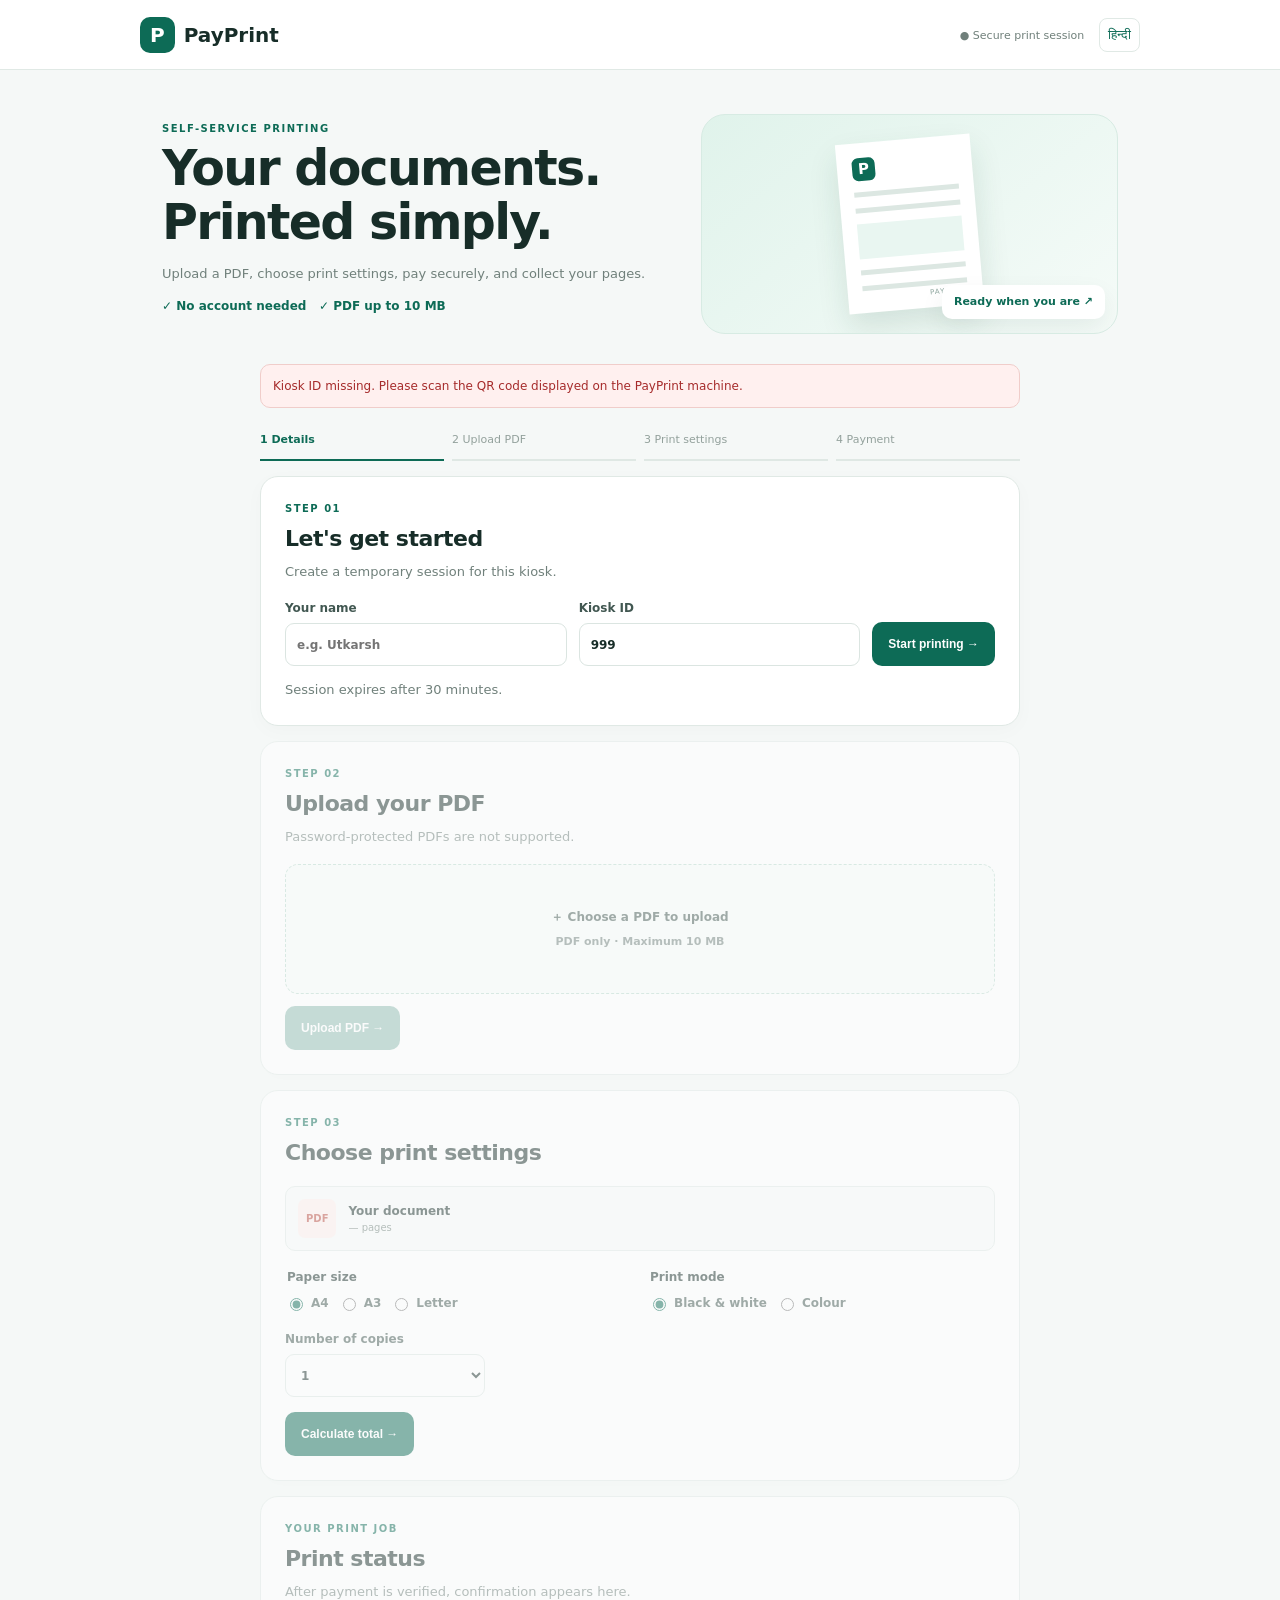
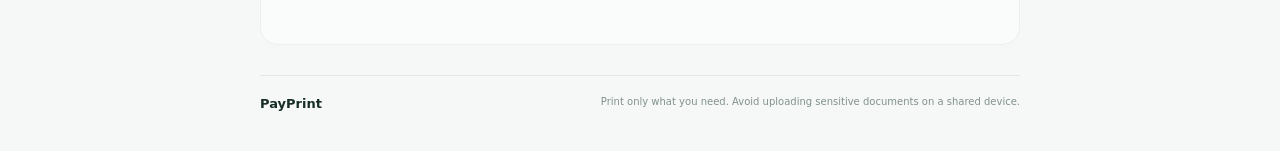
<file: frontend/PayPrint_Customer_Frontend/index.html>
<!doctype html>
<html lang="en"><head><meta charset="utf-8"><meta name="viewport" content="width=device-width,initial-scale=1">
<title>PayPrint | Customer Printing</title><link rel="stylesheet" href="css/style.css">
<script src="https://checkout.razorpay.com/v1/checkout.js"></script></head>
<body>
<header><a class="brand" href="#"><b>P</b> PayPrint</a><div><span class="secure">● Secure print session</span> <button id="lang">हिन्दी</button></div></header>
<main>
<section class="hero"><div><p class="eyebrow">SELF-SERVICE PRINTING</p><h1>Your documents.<br>Printed simply.</h1><p class="muted">Upload a PDF, choose print settings, pay securely, and collect your pages.</p><p class="trust">✓ No account needed &nbsp; ✓ PDF up to 10 MB</p></div><div class="art"><div class="sheet"><b>P</b><hr><hr><div></div><hr><hr><small>PAYPRINT</small></div><span class="chip">Ready when you are ↗</span></div></section>
<div id="notice" class="notice hidden" role="status"></div>
<div class="steps"><span data-step="1" class="active">1 Details</span><span data-step="2">2 Upload PDF</span><span data-step="3">3 Print settings</span><span data-step="4">4 Payment</span></div>
<section id="details" class="card"><p class="eyebrow">STEP 01</p><h2>Let's get started</h2><p class="muted">Create a temporary session for this kiosk.</p>
<form id="sessionForm" class="grid"><label>Your name<input id="name" maxlength="100" required placeholder="e.g. Utkarsh"></label><label>Kiosk ID<input id="kiosk" maxlength="100" value="999" required></label><button class="primary">Start printing →</button></form><small class="muted">Session expires after 30 minutes.</small></section>
<section id="upload" class="card locked"><p class="eyebrow">STEP 02</p><h2>Upload your PDF</h2><p class="muted">Password-protected PDFs are not supported.</p>
<form id="uploadForm"><label class="drop"><strong id="fileName">＋ Choose a PDF to upload</strong><span id="fileInfo">PDF only · Maximum 10 MB</span><input id="file" type="file" accept=".pdf,application/pdf" required></label><button id="uploadBtn" class="primary" disabled>Upload PDF →</button></form><p id="uploadResult" class="success hidden"></p></section>
<section id="settings" class="card locked"><p class="eyebrow">STEP 03</p><h2>Choose print settings</h2><div class="doc"><b>PDF</b><div><strong id="docName">Your document</strong><small id="pages">— pages</small></div></div>
<form id="jobForm"><div class="options"><fieldset><legend>Paper size</legend><label><input type="radio" name="paper_size" value="A4" checked>A4</label><label><input type="radio" name="paper_size" value="A3">A3</label><label><input type="radio" name="paper_size" value="LETTER">Letter</label></fieldset><fieldset><legend>Print mode</legend><label><input type="radio" name="print_mode" value="bw" checked>Black & white</label><label><input type="radio" name="print_mode" value="color">Colour</label></fieldset></div>
<label class="copies">Number of copies<select id="copies"><option>1</option><option>2</option><option>3</option><option>4</option><option>5</option><option>6</option><option>7</option><option>8</option><option>9</option><option>10</option></select></label><button id="jobBtn" class="primary">Calculate total →</button></form>
<div id="bill" class="bill hidden"><p>Pages to print <b id="billPages">—</b></p><p>Total amount <strong id="amount">₹—</strong></p><button id="pay" class="primary">Continue to payment →</button><small>Final price and stock are checked by the server.</small></div></section>
<section id="status" class="card locked"><p class="eyebrow">YOUR PRINT JOB</p><h2 id="statusTitle">Print status</h2><div id="statusContent" class="muted">After payment is verified, confirmation appears here.</div></section>
<footer><b>PayPrint</b><span>Print only what you need. Avoid uploading sensitive documents on a shared device.</span></footer>
</main><script src="js/app.js"></script></body></html>
</file>
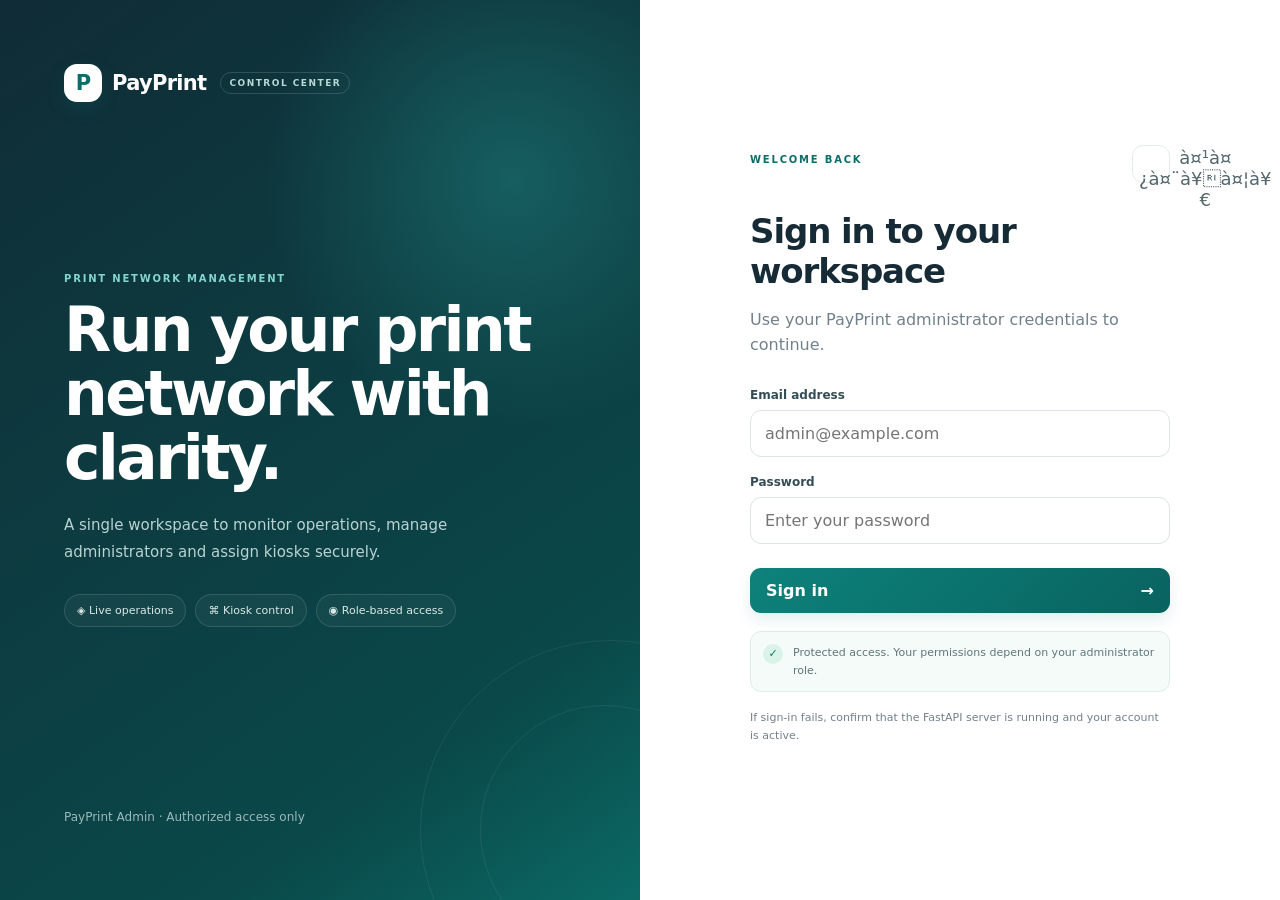
<file: frontend/PayPrint_Admin_Panel/dashboard.html>
<!doctype html>
<html lang="en">
<head>
  <meta charset="utf-8">
  <meta name="viewport" content="width=device-width,initial-scale=1">
  <meta name="theme-color" content="#0b6e69">
  <title>PayPrint | Admin Workspace</title>
  <link rel="stylesheet" href="admin.css">
</head>
<body class="dashboard-page">
  <div class="mobile-scrim" id="mobileScrim"></div>
  <aside class="sidebar" id="sidebar">
    <a class="brand" href="dashboard.html"><span class="brand-mark">P</span><span>PayPrint</span></a>
    <div class="workspace-label" data-i18n="workspace">WORKSPACE</div>
    <nav class="nav-list" aria-label="Main navigation">
      <button class="nav-link active" data-view="overview"><span class="nav-icon">◫</span><span data-i18n="overview">Overview</span></button>
      <button class="nav-link super-only" data-view="admins"><span class="nav-icon">♙</span><span data-i18n="admins">Admins</span><span class="nav-count" id="adminNavCount">—</span></button>
      <button class="nav-link super-only" data-view="kiosks"><span class="nav-icon">▣</span><span data-i18n="kiosks">Kiosks</span></button>
      <button class="nav-link super-only" data-view="assignments"><span class="nav-icon">⛓</span><span data-i18n="assignments">Assignments</span></button>
    </nav>
    <div class="sidebar-bottom">
      <div class="sidebar-help"><span class="help-mark">?</span><div><strong data-i18n="needHelp">Need help?</strong><small data-i18n="helpCaption">Use the voice assistant</small></div><button id="helpSpeak" class="mini-icon" title="Read help aloud">◖</button></div>
      <div class="admin-identity"><div class="avatar" id="avatar">PP</div><div class="identity-copy"><strong id="adminName">Administrator</strong><small id="adminEmail">Loading profile…</small><span class="role-chip" id="roleChip">ADMIN</span></div></div>
      <button id="logoutButton" class="logout-button"><span>↪</span><span data-i18n="signOut">Sign out</span></button>
    </div>
  </aside>

  <main class="main-content">
    <header class="topbar">
      <div class="topbar-title-wrap"><button class="mobile-menu icon-button" id="mobileMenu" aria-label="Open menu">☰</button><div><p class="eyebrow" data-i18n="controlCenter">PAYPRINT CONTROL CENTER</p><h1 id="pageTitle">Overview</h1><p id="pageSubtitle" class="muted">Your print network at a glance.</p></div></div>
      <div class="top-actions">
        <span class="connection-pill"><span class="status-dot"></span><span data-i18n="connected">Workspace</span></span>
        <button id="voiceButton" class="secondary-button" type="button"><span>◖</span><span data-i18n="voiceAssistant">Voice assistant</span></button>
        <button id="langButton" class="secondary-button" type="button">हिन्दी</button>
        <button id="refreshButton" class="secondary-button" type="button"><span>↻</span><span data-i18n="refresh">Refresh</span></button>
      </div>
    </header>

    <div id="toast" class="toast" role="status" aria-live="polite"></div>
    <div id="pageError" class="inline-alert error-message" role="alert"></div>
    <div id="loading" class="loading-card"><span class="spinner"></span><span data-i18n="loading">Loading your workspace…</span></div>

    <section id="view-overview" class="view-section" hidden>
      <div class="welcome-banner">
        <div><span class="welcome-kicker" data-i18n="welcome">WELCOME TO PAYPRINT</span><h2 id="welcomeTitle">Your operations, in one place.</h2><p id="welcomeText">Monitor your printing network and keep your kiosks organized.</p></div>
        <div class="banner-art" aria-hidden="true"><div class="banner-paper"><span></span><i></i><i></i><i></i><b>P</b></div><span class="banner-ring ring-a"></span><span class="banner-ring ring-b"></span></div>
      </div>
      <div class="section-heading"><div><h2 data-i18n="businessSummary">Business summary</h2><p class="muted" data-i18n="summaryCaption">Live information from your PayPrint backend.</p></div><span id="updatedAt" class="updated-label"></span></div>
      <div id="superMetrics" class="metrics-grid">
        <article class="metric-card"><div class="metric-label"><span data-i18n="totalJobs">Total print jobs</span><span class="metric-icon teal">▤</span></div><div id="totalJobs" class="metric-value">—</div><div id="jobsToday" class="metric-foot">—</div></article>
        <article class="metric-card"><div class="metric-label"><span data-i18n="paidRevenue">Paid revenue</span><span class="metric-icon violet">₹</span></div><div id="totalRevenue" class="metric-value">—</div><div id="revenueToday" class="metric-foot">—</div></article>
        <article class="metric-card"><div class="metric-label"><span data-i18n="paidPayments">Paid payments</span><span class="metric-icon green">✓</span></div><div id="paidPayments" class="metric-value">—</div><div class="metric-foot" data-i18n="confirmedRecords">Confirmed paid records</div></article>
        <article class="metric-card"><div class="metric-label"><span data-i18n="totalUsers">Total users</span><span class="metric-icon amber">♙</span></div><div id="totalUsers" class="metric-value">—</div><div class="metric-foot" data-i18n="registeredAccounts">Registered accounts</div></article>
      </div>
      <div id="regularWelcome" class="regular-welcome" hidden><div class="regular-icon">▣</div><div><h3 data-i18n="adminWorkspaceTitle">Administrator workspace</h3><p data-i18n="adminWorkspaceText">Your access is limited to kiosks assigned to your account. Super Admin controls are hidden.</p><p id="regularScopeNote" class="muted">Use your assigned kiosk's authorized operations.</p></div></div>
      <div id="superOperations">
        <div class="section-heading lower-heading"><div><h2 data-i18n="printOperations">Print operations</h2><p class="muted" data-i18n="operationsCaption">Current job statuses from the database.</p></div></div>
        <div class="metrics-grid operations-grid">
          <article class="metric-card compact"><div class="metric-label" data-i18n="pending">Pending</div><div id="pendingJobs" class="metric-value">—</div></article>
          <article class="metric-card compact"><div class="metric-label" data-i18n="queued">Queued</div><div id="queuedJobs" class="metric-value">—</div></article>
          <article class="metric-card compact"><div class="metric-label" data-i18n="printing">Printing</div><div id="printingJobs" class="metric-value">—</div></article>
          <article class="metric-card compact"><div class="metric-label" data-i18n="completed">Completed</div><div id="completedJobs" class="metric-value">—</div></article>
          <article class="metric-card compact"><div class="metric-label" data-i18n="failed">Failed</div><div id="failedJobs" class="metric-value">—</div></article>
        </div>
        <div class="lower-grid">
          <section class="panel"><div class="panel-heading"><div><h2 data-i18n="jobBreakdown">Job status breakdown</h2><p class="muted" data-i18n="breakdownCaption">Distribution by recorded status.</p></div></div><div id="statusBreakdown" class="status-breakdown"></div></section>
          <section class="panel"><div class="panel-heading"><div><h2 data-i18n="kioskNetwork">Kiosk network</h2><p class="muted" data-i18n="kioskNetworkCaption">Heartbeat-based online status.</p></div></div><div class="kiosk-numbers"><div><span data-i18n="totalKiosks">Total kiosks</span><strong id="totalKiosks">—</strong></div><div><span data-i18n="activeKiosks">Active kiosks</span><strong id="activeKiosks">—</strong></div><div><span data-i18n="onlineNow">Online now</span><strong id="onlineKiosks">—</strong></div></div><p class="small muted" data-i18n="heartbeatNote">Online status depends on kiosk heartbeat updates.</p></section>
        </div>
        <section class="panel recent-panel"><div class="panel-heading"><div><h2 data-i18n="recentJobs">Recent print jobs</h2><p class="muted" data-i18n="recentCaption">Latest jobs returned by the API.</p></div><span class="small muted">Latest 10</span></div><div class="table-wrap"><table><thead><tr><th data-i18n="jobId">Job ID</th><th data-i18n="created">Created</th><th data-i18n="kiosk">Kiosk</th><th data-i18n="pages">Pages</th><th data-i18n="amount">Amount</th><th data-i18n="payment">Payment</th><th data-i18n="status">Status</th></tr></thead><tbody id="recentJobs"><tr><td colspan="7">Loading…</td></tr></tbody></table></div></section>
      </div>
    </section>

    <section id="view-admins" class="view-section" hidden>
      <div class="page-toolbar"><div><h2 data-i18n="adminDirectory">Admin directory</h2><p class="muted" data-i18n="adminDirectoryCaption">Create regular admins and review their access.</p></div><button id="addAdminButton" class="primary-button compact-button"><span>＋</span><span data-i18n="addAdmin">Add admin</span></button></div>
      <div class="filter-row"><label class="search-field"><span>⌕</span><input id="adminSearch" type="search" placeholder="Search by name or email" data-i18n-placeholder="searchAdmins"></label><button id="reloadAdmins" class="secondary-button" data-i18n="reloadList">Reload list</button></div>
      <div class="panel table-panel"><div class="table-wrap"><table><thead><tr><th data-i18n="admin">Admin</th><th data-i18n="email">Email</th><th data-i18n="role">Role</th><th data-i18n="accountStatus">Account status</th></tr></thead><tbody id="adminsTable"><tr><td colspan="4">Loading admins…</td></tr></tbody></table></div><div id="adminsEmpty" class="empty-state" hidden><span>♙</span><strong data-i18n="noAdmins">No regular admins found</strong><p data-i18n="noAdminsCaption">Create an admin to begin assigning kiosks.</p></div></div>
    </section>

    <section id="view-kiosks" class="view-section" hidden>
      <div class="page-toolbar"><div><h2 data-i18n="kioskDirectory">Kiosk directory</h2><p class="muted" data-i18n="kioskDirectoryCaption">Review registered PayPrint devices.</p></div><div style="display:flex;gap:10px;flex-wrap:wrap"><button id="addKioskButton" type="button" class="primary-button compact-button">+ Add kiosk</button><button id="reloadKiosks" class="secondary-button" data-i18n="reloadList">Reload list</button></div></div>
      <label class="search-field kiosk-search"><span>⌕</span><input id="kioskSearch" type="search" placeholder="Search kiosk name, ID or location" data-i18n-placeholder="searchKiosks"></label>
      <div id="kioskGrid" class="kiosk-grid"></div><div id="kiosksEmpty" class="empty-state panel" hidden><span>▣</span><strong data-i18n="noKiosks">No kiosks found</strong><p data-i18n="noKiosksCaption">Registered kiosks will appear here.</p></div>
    </section>

    <section id="view-assignments" class="view-section" hidden>
      <div class="page-toolbar"><div><h2 data-i18n="assignmentTitle">Kiosk assignments</h2><p class="muted" data-i18n="assignmentCaption">Control which regular admin can access each kiosk.</p></div><button id="addAssignmentButton" class="primary-button compact-button"><span>＋</span><span data-i18n="assignKiosk">Assign kiosk</span></button></div>
      <div class="assignment-summary"><div class="summary-icon">⛓</div><div><strong id="assignmentCount">—</strong><span data-i18n="activeAssignments">Active assignments</span></div><p data-i18n="assignmentSecurity">Only Super Admins can change assignments.</p></div>
      <div class="panel table-panel"><div class="table-wrap"><table><thead><tr><th data-i18n="admin">Admin</th><th data-i18n="kiosk">Kiosk</th><th data-i18n="kioskCode">Kiosk code</th><th data-i18n="action">Action</th></tr></thead><tbody id="assignmentsTable"><tr><td colspan="4">Loading assignments…</td></tr></tbody></table></div><div id="assignmentsEmpty" class="empty-state" hidden><span>⛓</span><strong data-i18n="noAssignments">No assignments yet</strong><p data-i18n="noAssignmentsCaption">Assign a kiosk to a regular admin to set their access scope.</p></div></div>
    </section>
    <footer class="footer"><span>PayPrint Admin Workspace</span><span>•</span><span data-i18n="footerSecurity">Role-based access · Secure API session</span><span class="footer-spacer"></span><span id="footerApi">API · 127.0.0.1:8000</span></footer>
  </main>

  <dialog id="adminDialog" class="modal">
    <form id="adminCreateForm" method="dialog">
      <div class="modal-heading"><div><p class="eyebrow" data-i18n="newAdmin">NEW ADMIN</p><h2 data-i18n="createRegularAdmin">Create regular admin</h2><p class="muted" data-i18n="createAdminCaption">A new admin can only access kiosks assigned to them.</p></div><button type="button" class="icon-button" data-close="adminDialog" aria-label="Close">×</button></div>
      <label for="newAdminName" data-i18n="fullName">Full name</label><input id="newAdminName" name="name" required minlength="2" maxlength="100" autocomplete="name" placeholder="e.g. Aditi Sharma">
      <label for="newAdminEmail" data-i18n="emailLabel">Email address</label><input id="newAdminEmail" name="email" type="email" required maxlength="255" autocomplete="email" placeholder="admin@example.com">
      <label for="newAdminPassword" data-i18n="temporaryPassword">Temporary password</label><input id="newAdminPassword" name="password" type="password" required minlength="8" maxlength="128" autocomplete="new-password" placeholder="At least 8 characters">
      <p class="form-hint" data-i18n="passwordHint">Share credentials securely and ask the admin to change their password if your backend supports it.</p>
      <p class="error-message" id="adminFormError" role="alert"></p>
      <div class="modal-actions"><button type="button" class="secondary-button" data-close="adminDialog" data-i18n="cancel">Cancel</button><button type="submit" id="saveAdminButton" class="primary-button"><span data-i18n="createAdmin">Create admin</span><span>→</span></button></div>
    </form>
  </dialog>

  <dialog id="assignmentDialog" class="modal">
    <form id="assignmentForm" method="dialog">
      <div class="modal-heading"><div><p class="eyebrow" data-i18n="accessControl">ACCESS CONTROL</p><h2 data-i18n="assignKioskTitle">Assign a kiosk</h2><p class="muted" data-i18n="assignKioskCaption">Choose a regular admin and a kiosk by its internal database ID.</p></div><button type="button" class="icon-button" data-close="assignmentDialog" aria-label="Close">×</button></div>
      <label for="assignmentAdmin" data-i18n="regularAdmin">Regular admin</label><select id="assignmentAdmin" required><option value="">Select an admin</option></select>
      <label for="assignmentKiosk" data-i18n="kiosk">Kiosk</label><select id="assignmentKiosk" required><option value="">Select a kiosk</option></select>
      <p class="form-hint" data-i18n="kioskIdHint">The assignment API expects the kiosk's internal numeric ID, not the public kiosk code.</p>
      <p class="error-message" id="assignmentFormError" role="alert"></p>
      <div class="modal-actions"><button type="button" class="secondary-button" data-close="assignmentDialog" data-i18n="cancel">Cancel</button><button type="submit" id="saveAssignmentButton" class="primary-button"><span data-i18n="saveAssignment">Save assignment</span><span>→</span></button></div>
    </form>
  </dialog>

  <dialog id="kioskDialog" class="modal">
    <form id="kioskCreateForm" method="dialog">
      <div class="modal-heading">
        <div>
          <p class="eyebrow">DEVICE REGISTRATION</p>
          <h2>Register a PayPrint kiosk</h2>
          <p class="muted">Register the device before configuring its print agent.</p>
        </div>
        <button type="button" class="icon-button" data-close="kioskDialog" aria-label="Close">×</button>
      </div>

      <div id="kioskFields">
        <label for="newKioskId">Kiosk ID / public code</label>
        <input id="newKioskId" name="kiosk_id" required minlength="2" maxlength="100" placeholder="e.g. PP-CAMPUS-001">

        <label for="newKioskName">Kiosk name</label>
        <input id="newKioskName" name="name" required minlength="2" maxlength="100" placeholder="e.g. Library Print Kiosk">

        <label for="newKioskLocation">Location</label>
        <input id="newKioskLocation" name="location" maxlength="255" placeholder="e.g. College library">

        <p class="form-hint">Keep the Kiosk ID unique. You will need the generated secret to configure kiosk authentication.</p>
      </div>

      <p id="kioskFormError" class="error-message" role="alert"></p>

      <div id="kioskSecretResult" hidden>
        <h3>Kiosk registered successfully</h3>
        <p class="form-hint">Copy and store this secret securely now. It will not be shown again by this form.</p>
        <label for="kioskSecretValue">Kiosk secret</label>
        <input id="kioskSecretValue" type="text" readonly autocomplete="off">
        <button id="copyKioskSecret" type="button" class="secondary-button">Copy secret</button>
      </div>

      <div class="modal-actions">
        <button type="button" class="secondary-button" data-close="kioskDialog">Close</button>
        <button type="submit" id="saveKioskButton" class="primary-button">Register kiosk →</button>
      </div>
    </form>
  </dialog>
  <dialog id="confirmDialog" class="modal confirm-modal">
    <form id="confirmForm" method="dialog"><div class="confirm-icon">!</div><h2 data-i18n="removeAssignment">Remove assignment?</h2><p class="muted" data-i18n="removeAssignmentCaption">This removes this admin's assignment to the selected kiosk. It does not delete the admin or kiosk.</p><p class="error-message" id="confirmError" role="alert"></p><div class="modal-actions"><button type="button" class="secondary-button" data-close="confirmDialog" data-i18n="cancel">Cancel</button><button type="submit" id="confirmRemoveButton" class="danger-button" data-i18n="remove">Remove</button></div></form>
  </dialog>

  <aside class="voice-panel" id="voicePanel" hidden aria-live="polite"><div class="voice-panel-head"><span class="voice-pulse">◖</span><div><strong data-i18n="voiceAssistant">Voice assistant</strong><small id="voiceStatus" data-i18n="voiceReady">Ready to help</small></div><button id="closeVoice" class="icon-button" aria-label="Close">×</button></div><p id="voiceMessage" data-i18n="voiceIntro">You can ask for help with admins, kiosks or assignments. Browser voice support varies.</p><div class="voice-actions"><button id="speakSummary" class="secondary-button" type="button" data-i18n="readSummary">Read page summary</button><button id="listenCommand" class="primary-button" type="button" data-i18n="listen">Listen</button></div></aside>
  <script src="admin.js"></script>
</body>
</html>
</file>
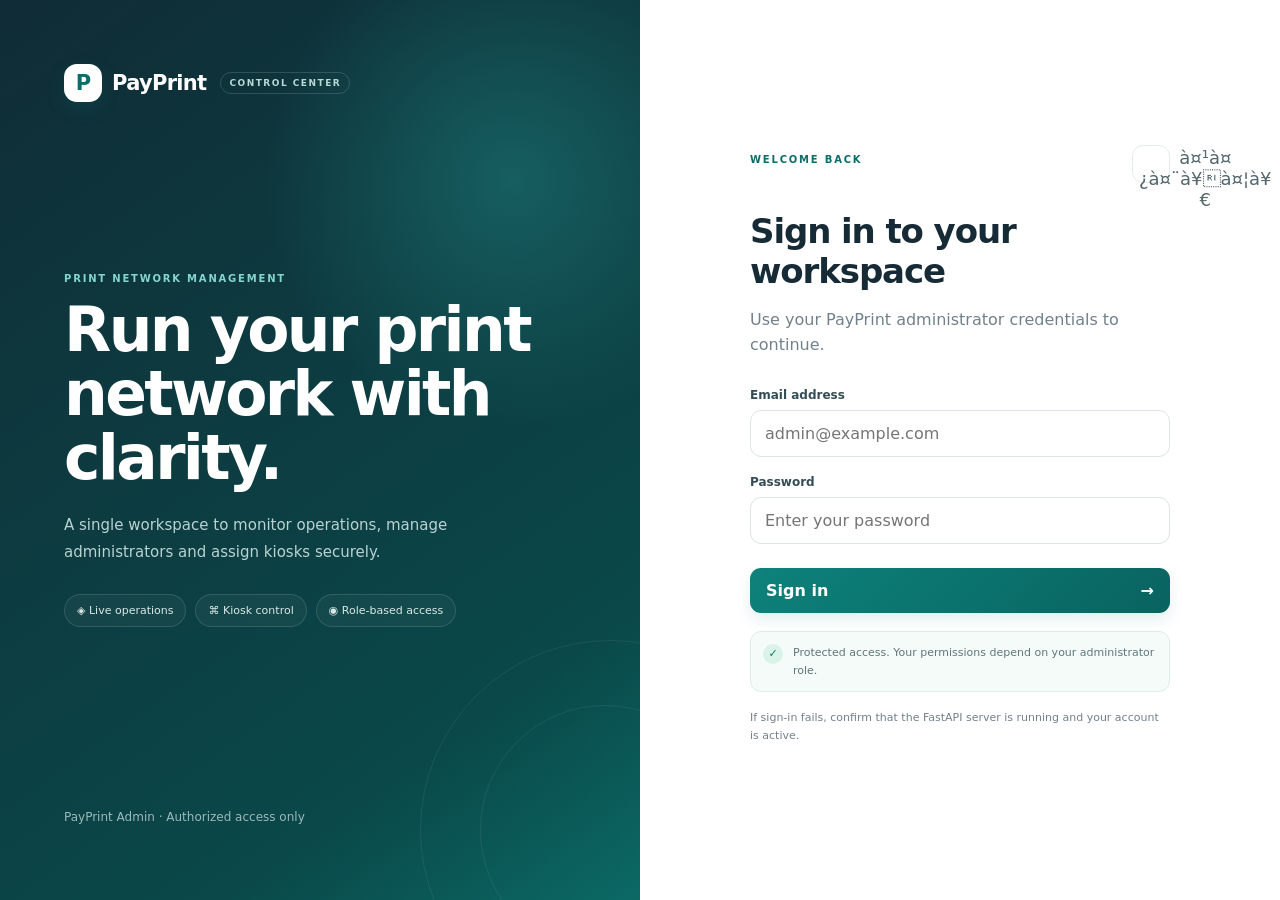
<file: frontend/PayPrint_Admin_Panel/login.html>
<!doctype html>
<html lang="en">
<head>
  <meta charset="utf-8">
  <meta name="viewport" content="width=device-width,initial-scale=1">
  <meta name="theme-color" content="#0b6e69">
  <title>PayPrint | Secure Admin Sign In</title>
  <link rel="stylesheet" href="admin.css">
</head>
<body class="login-page">
  <main class="login-layout">
    <section class="brand-panel">
      <div class="brand"><span class="brand-mark">P</span><span>PayPrint</span><span class="brand-tag">CONTROL CENTER</span></div>
      <div class="brand-copy">
        <p class="eyebrow">PRINT NETWORK MANAGEMENT</p>
        <h1>Run your print network with clarity.</h1>
        <p class="brand-description">A single workspace to monitor operations, manage administrators and assign kiosks securely.</p>
        <div class="feature-chips"><span>◈ Live operations</span><span>⌘ Kiosk control</span><span>◉ Role-based access</span></div>
      </div>
      <p class="small brand-foot">PayPrint Admin · Authorized access only</p>
      <div class="brand-orb orb-one"></div><div class="brand-orb orb-two"></div>
    </section>
    <section class="login-panel">
      <div class="login-card">
        <div class="login-topline"><span class="eyebrow">WELCOME BACK</span><button class="icon-button" id="langButton" type="button" aria-label="Change language">हिन्दी</button></div>
        <div class="login-logo"><span class="brand-mark">P</span></div>
        <h2 data-i18n="signInTitle">Sign in to your workspace</h2>
        <p class="muted" data-i18n="signInSubtitle">Use your PayPrint administrator credentials to continue.</p>
        <form id="loginForm">
          <label for="email" data-i18n="emailLabel">Email address</label>
          <input id="email" name="email" type="email" autocomplete="username" required placeholder="admin@example.com">
          <label for="password" data-i18n="passwordLabel">Password</label>
          <input id="password" name="password" type="password" autocomplete="current-password" required placeholder="Enter your password">
          <button class="primary-button" id="loginButton" type="submit"><span data-i18n="signIn">Sign in</span><span aria-hidden="true">→</span></button>
          <p id="loginError" class="error-message" role="alert"></p>
        </form>
        <div class="login-security"><span class="security-icon">✓</span><span data-i18n="secureNote">Protected access. Your permissions depend on your administrator role.</span></div>
        <p class="small muted login-help">If sign-in fails, confirm that the FastAPI server is running and your account is active.</p>
      </div>
    </section>
  </main>
  <script src="admin.js"></script>
</body>
</html>
</file>
<file: frontend/PayPrint_Customer_Frontend/css/style.css>
:root{--g:#0d6b56;--dark:#124238;--mint:#e9f6f1;--ink:#172d28;--muted:#70807b;--line:#e0e9e5;--bg:#f5f8f7}*{box-sizing:border-box}body{margin:0;background:var(--bg);color:var(--ink);font:15px/1.5 Inter,system-ui,Segoe UI,sans-serif}header{height:70px;background:white;border-bottom:1px solid var(--line);padding:0 max(calc((100vw - 1000px)/2),22px);display:flex;align-items:center;justify-content:space-between}.brand{font-size:20px;font-weight:850;color:var(--ink);text-decoration:none;display:flex;gap:9px;align-items:center}.brand b{background:var(--g);color:white;border-radius:10px;padding:3px 10px}.secure{font-size:11px;color:var(--muted)}button{cursor:pointer}#lang{background:white;border:1px solid var(--line);border-radius:8px;padding:8px;color:var(--g);margin-left:10px}main{max-width:1000px;padding:0 22px;margin:auto}.hero{display:grid;grid-template-columns:1.1fr .9fr;align-items:center;gap:30px;padding:44px 0 30px}.eyebrow{font-size:10px;letter-spacing:1.5px;color:var(--g);font-weight:850;margin:0 0 6px}.hero h1{font-size:clamp(34px,5vw,49px);letter-spacing:-1.7px;line-height:1.1;margin:0 0 14px}.muted{color:var(--muted);font-size:13px}.trust{font-size:12px;color:var(--g);font-weight:700}.art{height:220px;background:linear-gradient(140deg,#e0f3eb,#f5fbf8);border:1px solid #d7ebe3;border-radius:24px;display:grid;place-items:center;position:relative;overflow:hidden}.sheet{background:#fff;width:135px;height:170px;padding:15px;box-shadow:0 15px 30px #164c3b20;transform:rotate(-5deg);position:relative}.sheet b{display:grid;place-items:center;background:var(--g);color:white;width:23px;height:23px;border-radius:6px}.sheet hr{border:0;height:5px;background:#dce7e2;margin:11px 0}.sheet div{height:35px;background:var(--mint)}.sheet small{position:absolute;bottom:10px;right:12px;font-size:7px;letter-spacing:1px;color:#8aa39b}.chip{position:absolute;bottom:14px;right:12px;background:white;padding:9px 12px;border-radius:10px;font-size:11px;font-weight:750;color:var(--g);box-shadow:0 10px 25px #12382f12}.steps{display:grid;grid-template-columns:repeat(4,1fr);gap:8px;margin:0 auto 15px;max-width:760px}.steps span{font-size:11px;color:#93a19c;border-bottom:2px solid #dfe8e4;padding:10px 0}.steps .active{color:var(--g);border-color:var(--g);font-weight:800}.card{max-width:760px;margin:0 auto 15px;background:white;border:1px solid var(--line);border-radius:18px;padding:24px;box-shadow:0 5px 20px #12382f06}.card h2{font-size:22px;letter-spacing:-.5px;margin:0 0 7px}.card>.muted{margin:0 0 18px}.locked{opacity:.48;pointer-events:none}.grid{display:grid;grid-template-columns:1fr 1fr auto;gap:12px;align-items:end;margin-bottom:12px}label{font-size:12px;font-weight:750;color:#415751}input:not([type=radio]):not([type=file]),select{display:block;width:100%;height:43px;margin-top:6px;border:1px solid #dbe5e1;border-radius:9px;padding:0 11px;font:inherit;background:white;color:var(--ink)}.primary{display:flex;align-items:center;justify-content:center;gap:12px;min-height:44px;padding:0 16px;border:0;border-radius:10px;background:var(--g);color:white;font-size:12px;font-weight:800}.primary:hover{background:var(--dark)}.primary:disabled{opacity:.45;cursor:not-allowed}.drop{min-height:130px;margin:16px 0 12px;border:1.5px dashed #b9d9cc;border-radius:13px;background:#f8fcfa;display:flex;flex-direction:column;align-items:center;justify-content:center;gap:8px;cursor:pointer}.drop span{color:var(--muted);font-size:11px}.drop input{position:absolute;width:1px;height:1px;opacity:0}.success{background:var(--mint);color:var(--g);padding:10px;border-radius:8px;font-size:12px}.doc{display:flex;align-items:center;gap:12px;background:#f8fbfa;border:1px solid var(--line);padding:12px;border-radius:10px;margin:17px 0}.doc>b{background:#ffefed;color:#bb4a3f;padding:12px 8px;border-radius:7px;font-size:10px}.doc div{display:flex;flex-direction:column;font-size:12px;overflow-wrap:anywhere}.doc small{color:var(--muted)}.options{display:grid;grid-template-columns:1fr 1fr;gap:16px}fieldset{border:0;padding:0;margin:0}legend{font-size:12px;font-weight:800;margin-bottom:8px}.options label{display:inline-flex;align-items:center;gap:5px;margin:0 9px 8px 0;font-weight:550}.options input{accent-color:var(--g)}.copies{display:block;max-width:200px;margin:10px 0 15px}.bill{border-top:1px solid var(--line);margin-top:18px;padding-top:12px}.bill p{display:flex;justify-content:space-between;color:var(--muted);font-size:13px}.bill strong{font-size:23px;color:var(--g)}.bill .primary{width:100%;margin:12px 0}.bill small{font-size:10px;color:var(--muted)}.notice{max-width:760px;margin:0 auto 14px;padding:12px;border-radius:10px;background:#fff5df;border:1px solid #f0dfb7;color:#77561b;font-size:12px}.notice.error{background:#fff0ef;border-color:#f0cdca;color:#a62b2b}.notice.success{background:var(--mint);border-color:#c7ead8;color:var(--g)}.hidden{display:none!important}.result{background:var(--mint);border:1px solid #c7ead8;border-radius:12px;padding:15px;color:#146347;font-size:12px}.result h3{font-size:16px;margin:0 0 8px}.tracking{display:inline-block;background:white;padding:7px 10px;border:1px dashed #87c4a7;border-radius:8px;letter-spacing:2px;font-weight:900;margin-top:5px}footer{max-width:760px;margin:30px auto 20px;border-top:1px solid var(--line);padding:18px 0;display:flex;justify-content:space-between;gap:20px;font-size:10px;color:#82918c}footer b{font-size:13px;color:var(--ink)}@media(max-width:680px){header{height:62px;padding:0 15px}.secure{display:none}main{padding:0 14px}.hero{grid-template-columns:1fr;padding:30px 0 22px;gap:15px}.hero h1{font-size:37px}.art{height:175px}.steps span{font-size:9px}.card{padding:18px;border-radius:15px}.grid{grid-template-columns:1fr 1fr}.grid button{grid-column:1/-1}.options{grid-template-columns:1fr}.drop{min-height:115px}footer{flex-direction:column;gap:6px}}@media(max-width:390px){.grid{grid-template-columns:1fr}.grid button{grid-column:auto}.hero h1{font-size:32px}}
</file>
<file: frontend/PayPrint_Admin_Panel/admin.css>
:root{font-family:Inter,ui-sans-serif,system-ui,-apple-system,"Segoe UI",Arial,sans-serif;color:#172b36;background:#f4f8f8;font-synthesis:none;text-rendering:optimizeLegibility;--teal:#0b6e69;--teal-dark:#075652;--mint:#e9f7f4;--ink:#172b36;--muted:#71818b;--line:#e3eceb;--panel:#fff;--shadow:0 12px 34px rgba(21,55,64,.055)}
*{box-sizing:border-box}html{min-height:100%;scroll-behavior:smooth}body{margin:0;min-height:100vh}button,input,select{font:inherit}button{cursor:pointer}button:focus-visible,a:focus-visible,input:focus-visible,select:focus-visible{outline:3px solid #0b6e6940;outline-offset:2px}[hidden]{display:none!important}
.brand{display:flex;align-items:center;gap:10px;font-size:21px;font-weight:820;letter-spacing:-.7px;color:inherit;text-decoration:none;position:relative;z-index:1}.brand-mark{display:grid;place-items:center;width:38px;height:38px;border-radius:13px;background:linear-gradient(140deg,#13a69b,#08635f);color:white;font-weight:900;box-shadow:0 7px 18px #087b722c;flex:none}.brand-tag{font-size:9px;letter-spacing:1.5px;border:1px solid #ffffff25;border-radius:30px;padding:5px 8px;color:#b8d8d5;margin-left:4px}.muted{color:var(--muted);line-height:1.6}.small{font-size:12px}.eyebrow{font-size:10px;font-weight:850;letter-spacing:1.8px;color:var(--teal);margin:0 0 8px}.icon-button{display:inline-grid;place-items:center;width:38px;height:38px;border:1px solid var(--line);border-radius:11px;background:white;color:#52666b;font-size:18px}
.login-page{background:#fff}.login-layout{display:grid;grid-template-columns:minmax(320px,1fr) minmax(380px,1fr);min-height:100vh}.brand-panel{padding:clamp(28px,5vw,68px);background:radial-gradient(circle at 80% 20%,#165e60 0,transparent 28%),linear-gradient(145deg,#102c36,#0a4849 78%,#0b6964);color:#fff;display:flex;flex-direction:column;justify-content:space-between;gap:60px;position:relative;overflow:hidden}.brand-panel .brand{color:#fff}.brand-panel .brand-mark{background:#fff;color:var(--teal)}.brand-copy{position:relative;z-index:1;max-width:570px}.brand-panel .eyebrow{color:#83d6ce}.brand-panel h1{font-size:clamp(38px,4.8vw,66px);letter-spacing:-2.6px;line-height:1.04;margin:14px 0 22px;max-width:590px}.brand-description{max-width:440px;color:#b9d2d2;font-size:15px;line-height:1.8}.feature-chips{display:flex;gap:9px;flex-wrap:wrap;margin-top:28px}.feature-chips span{padding:9px 12px;border:1px solid #ffffff20;border-radius:30px;background:#ffffff0a;font-size:11px;color:#d9e9e7}.brand-foot{color:#9cb9ba;position:relative;z-index:1}.brand-orb{position:absolute;border:1px solid #ffffff12;border-radius:50%;pointer-events:none}.orb-one{width:380px;height:380px;right:-160px;bottom:-120px}.orb-two{width:250px;height:250px;right:-90px;bottom:-55px}.login-panel{display:grid;place-items:center;padding:38px}.login-card{width:min(100%,420px)}.login-topline{display:flex;justify-content:space-between;align-items:center}.login-logo{display:none}.login-card h2{font-size:clamp(27px,3vw,34px);letter-spacing:-1.1px;margin:28px 0 8px}.login-card form{margin:30px 0 18px}.login-card label,.modal label{display:block;font-size:12px;font-weight:750;margin:18px 0 8px;color:#344d55}.login-card input,.modal input,.modal select{width:100%;border:1px solid #dbe6e5;border-radius:11px;padding:13px 14px;outline:none;background:#fff;color:var(--ink);min-height:46px}.login-card input:focus,.modal input:focus,.modal select:focus{border-color:#0b9b91;box-shadow:0 0 0 4px #0b9b9114}.primary-button{min-height:45px;padding:12px 16px;border:0;border-radius:11px;background:linear-gradient(135deg,#0d827b,#09635f);color:white;font-weight:750;display:inline-flex;align-items:center;justify-content:space-between;gap:15px;box-shadow:0 7px 15px #0b6e691c}.primary-button:hover{background:linear-gradient(135deg,#096e68,#064e4c);transform:translateY(-1px)}.primary-button:disabled{opacity:.6;cursor:wait;transform:none}.login-card .primary-button{width:100%;margin-top:24px}.error-message{color:#b8323e;font-size:12px;white-space:pre-wrap}.login-security{display:flex;gap:10px;align-items:flex-start;padding:12px;border:1px solid #dceee9;background:#f5fbf9;border-radius:11px;color:#5e7778;font-size:11px;line-height:1.6}.security-icon{display:grid;place-items:center;width:20px;height:20px;border-radius:50%;background:#d9f3e8;color:#0a806b;font-weight:900;flex:none}.login-help{margin-top:17px;font-size:11px}
.dashboard-page{background:#f4f8f8}.sidebar{position:fixed;inset:0 auto 0 0;width:252px;background:#fff;border-right:1px solid #e4eded;padding:24px 17px 18px;display:flex;flex-direction:column;z-index:20}.sidebar .brand{padding:0 8px 34px}.workspace-label{font-size:9px;letter-spacing:1.8px;color:#a0afb4;font-weight:850;padding:0 12px 11px}.nav-list{display:grid;gap:5px}.nav-link{width:100%;display:flex;align-items:center;gap:12px;padding:12px;border:0;border-radius:11px;background:transparent;color:#687b81;text-align:left;font-size:13px;font-weight:650;transition:background .15s,color .15s}.nav-link:hover{background:#f4f9f8;color:var(--teal)}.nav-link.active{background:#e9f7f4;color:#086a65;box-shadow:inset 3px 0 #0b8e84}.nav-icon{width:23px;text-align:center;font-size:18px}.nav-count{margin-left:auto;font-size:10px;border-radius:20px;background:#fff;padding:3px 7px;color:#63817f}.sidebar-bottom{margin-top:auto}.sidebar-help{display:flex;align-items:center;gap:9px;padding:12px 9px;margin-bottom:15px;border:1px solid #e4efed;background:#f8fbfb;border-radius:12px}.help-mark{display:grid;place-items:center;width:29px;height:29px;border-radius:9px;background:#e2f5f1;color:var(--teal);font-weight:900}.sidebar-help strong,.sidebar-help small{display:block}.sidebar-help strong{font-size:11px}.sidebar-help small{font-size:10px;color:var(--muted);margin-top:3px}.mini-icon{margin-left:auto;border:0;background:transparent;color:var(--teal);font-size:20px}.admin-identity{display:flex;gap:10px;align-items:center;padding:15px 6px;border-top:1px solid #edf2f2}.avatar{width:37px;height:37px;border-radius:13px;background:#dff4f0;color:#086a65;display:grid;place-items:center;font-size:11px;font-weight:850;flex:none}.identity-copy{min-width:0;flex:1}.admin-identity strong,.admin-identity small{display:block;overflow:hidden;text-overflow:ellipsis;white-space:nowrap}.admin-identity strong{font-size:12px}.admin-identity small{font-size:10px;color:#7c8e93;margin:4px 0}.role-chip{display:inline-block;font-size:9px;letter-spacing:.5px;font-weight:850;color:#08776f;background:#e5f7f3;border-radius:5px;padding:4px 6px}.logout-button{width:100%;padding:11px 13px;border:1px solid #e2eaea;border-radius:10px;background:white;color:#607379;text-align:left;display:flex;gap:10px;font-size:12px;font-weight:700}.logout-button:hover{background:#fff4f3;color:#b8323e}.main-content{margin-left:252px;padding:29px clamp(18px,3.2vw,48px) 20px;max-width:1900px}.topbar{display:flex;justify-content:space-between;align-items:center;gap:18px;margin-bottom:27px}.topbar-title-wrap{display:flex;align-items:center;gap:12px}.topbar h1{font-size:clamp(25px,2.4vw,32px);letter-spacing:-1.1px;margin:4px 0}.topbar p{margin:3px 0}.topbar .muted{font-size:12px}.top-actions{display:flex;align-items:center;justify-content:flex-end;gap:8px;flex-wrap:wrap}.connection-pill{font-size:10px;color:#3f7a6b;background:#e7f7f0;border-radius:30px;padding:9px 11px;white-space:nowrap}.status-dot{display:inline-block;width:7px;height:7px;border-radius:50%;background:#2aa879;margin-right:6px}.secondary-button{min-height:38px;display:inline-flex;align-items:center;justify-content:center;gap:8px;background:white;border:1px solid #dfe9e8;border-radius:10px;padding:9px 12px;color:#52676d;font-size:11px;font-weight:750;white-space:nowrap}.secondary-button:hover{border-color:#9acbc5;color:var(--teal);background:#fafffe}.mobile-menu{display:none}.toast{position:sticky;top:10px;z-index:10;margin:0 0 12px;padding:0;min-height:0;border-radius:10px;font-size:12px}.toast:not(:empty){padding:11px 14px;background:#e8f7f0;border:1px solid #ccebdd;color:#18714f}.toast.error{background:#fff1ef;border-color:#f3d3cf;color:#ad3c34}.inline-alert{font-size:12px;margin-bottom:14px}.inline-alert:empty{display:none}.loading-card{display:flex;align-items:center;gap:11px;padding:22px;background:white;border:1px solid var(--line);border-radius:14px;color:#72858a;font-size:12px;margin-bottom:16px}.spinner{width:17px;height:17px;border:2px solid #cde5e1;border-top-color:var(--teal);border-radius:50%;animation:spin .7s linear infinite}@keyframes spin{to{transform:rotate(360deg)}}
.view-section{animation:fadeIn .2s ease}@keyframes fadeIn{from{opacity:.4;transform:translateY(3px)}to{opacity:1;transform:none}}.welcome-banner{display:flex;align-items:center;justify-content:space-between;gap:20px;min-height:165px;padding:24px 30px;border-radius:18px;background:linear-gradient(110deg,#0c5b5a,#0b7971 65%,#13a095);color:white;position:relative;overflow:hidden;margin-bottom:25px;box-shadow:0 13px 30px #0b6e691b}.welcome-banner>div:first-child{position:relative;z-index:1}.welcome-kicker{font-size:9px;letter-spacing:1.7px;color:#a4e7df;font-weight:850}.welcome-banner h2{font-size:clamp(22px,2.5vw,30px);letter-spacing:-.9px;margin:9px 0}.welcome-banner p{color:#c3e5e2;font-size:12px;margin:0;max-width:460px}.banner-art{width:180px;height:130px;position:relative;flex:none}.banner-paper{position:absolute;width:76px;height:102px;background:#fff;border-radius:9px;right:48px;top:12px;transform:rotate(7deg);box-shadow:0 10px 25px #073f3b35;padding:15px 10px;z-index:2}.banner-paper span{display:block;width:20px;height:20px;border-radius:6px;background:#0b8c82;margin-bottom:12px}.banner-paper i{display:block;height:4px;background:#dbe9e7;margin:7px 0;border-radius:4px}.banner-paper b{position:absolute;right:10px;bottom:9px;font-size:9px;color:#0b6e69}.banner-ring{position:absolute;border:1px solid #ffffff26;border-radius:50%}.ring-a{width:145px;height:145px;right:5px;top:-6px}.ring-b{width:100px;height:100px;right:25px;top:16px}.section-heading{display:flex;justify-content:space-between;align-items:center;gap:12px;margin:22px 0 14px}.section-heading h2,.panel h2,.page-toolbar h2{font-size:16px;margin:0 0 4px;letter-spacing:-.35px}.section-heading p,.panel-heading p,.page-toolbar p{font-size:11px;margin:0}.updated-label{font-size:10px;color:#91a0a5}.metrics-grid{display:grid;grid-template-columns:repeat(4,minmax(0,1fr));gap:13px}.metric-card,.panel{background:var(--panel);border:1px solid #e4eded;border-radius:15px;padding:18px;box-shadow:var(--shadow);min-width:0}.metric-card{transition:transform .15s,box-shadow .15s}.metric-card:hover{transform:translateY(-2px);box-shadow:0 14px 32px #1539400c}.metric-label{display:flex;align-items:center;justify-content:space-between;gap:8px;font-size:11px;color:#667a80;font-weight:700}.metric-icon{display:grid;place-items:center;width:34px;height:34px;border-radius:11px;font-weight:850;font-size:17px}.metric-icon.teal{background:#e5f7f3;color:#0b8279}.metric-icon.violet{background:#f0edff;color:#7564ce}.metric-icon.green{background:#e7f7ed;color:#288654}.metric-icon.amber{background:#fff4df;color:#a8761b}.metric-value{font-size:clamp(25px,2.7vw,33px);font-weight:820;letter-spacing:-1.2px;margin:13px 0 5px;overflow-wrap:anywhere}.metric-foot{font-size:10px;color:#91a0a5;line-height:1.5}.lower-heading{margin-top:27px}.operations-grid{grid-template-columns:repeat(5,minmax(0,1fr))}.metric-card.compact{padding:15px}.compact .metric-value{font-size:24px;margin:10px 0 0}.lower-grid{display:grid;grid-template-columns:1.1fr 1fr;gap:14px;margin-top:20px}.panel-heading{display:flex;justify-content:space-between;gap:10px;align-items:center;margin-bottom:18px}.status-breakdown{display:grid;gap:14px}.status-row-top{display:flex;justify-content:space-between;gap:10px;font-size:11px;margin-bottom:7px}.bar-track{height:7px;background:#edf3f2;border-radius:10px;overflow:hidden}.bar-fill{height:100%;border-radius:10px;background:linear-gradient(90deg,#0b8b80,#59c7b3)}.kiosk-numbers{display:grid;grid-template-columns:repeat(3,1fr);gap:9px}.kiosk-numbers div{background:#f5f9f8;padding:12px;border-radius:10px}.kiosk-numbers span,.kiosk-numbers strong{display:block}.kiosk-numbers span{font-size:10px;color:#74878c}.kiosk-numbers strong{font-size:25px;margin-top:7px}.recent-panel{margin-top:20px;padding-bottom:5px}.table-wrap{overflow-x:auto;width:100%}table{border-collapse:collapse;width:100%;font-size:11px;white-space:nowrap}th{text-align:left;color:#8a9a9e;font-weight:800;font-size:9px;text-transform:uppercase;letter-spacing:.7px;background:#f8fbfa}td,th{padding:13px 12px;border-bottom:1px solid #edf2f1}td{color:#52676d}td:first-child{font-weight:700;color:#344b51}.job-id{display:inline-block;max-width:175px;overflow:hidden;text-overflow:ellipsis;vertical-align:bottom}.badge-status{display:inline-block;padding:5px 8px;border-radius:30px;background:#eef2f3;color:#596d73;font-size:9px;font-weight:800}.badge-status.completed,.badge-status.paid,.badge-status.active{background:#e6f7ed;color:#258251}.badge-status.failed,.badge-status.inactive{background:#fff0ef;color:#bd4246}.badge-status.pending,.badge-status.order_created,.badge-status.queued{background:#fff5df;color:#976c16}.footer{display:flex;align-items:center;gap:8px;color:#8b9b9f;font-size:10px;padding:24px 0 5px}.footer-spacer{flex:1}.regular-welcome{display:flex;align-items:flex-start;gap:15px;padding:22px;border:1px solid #d6ece6;background:#fff;border-radius:15px;box-shadow:var(--shadow);margin-top:18px}.regular-icon{display:grid;place-items:center;width:43px;height:43px;background:#e5f7f3;color:var(--teal);border-radius:13px;font-size:22px;flex:none}.regular-welcome h3{font-size:15px;margin:1px 0 7px}.regular-welcome p{font-size:12px;margin:0 0 6px}.regular-welcome .muted{font-size:11px}
.page-toolbar{display:flex;align-items:center;justify-content:space-between;gap:15px;margin:7px 0 18px}.compact-button{min-height:40px;padding:10px 13px;font-size:11px}.filter-row{display:flex;gap:10px;align-items:center;margin-bottom:13px}.search-field{display:flex;align-items:center;gap:9px;min-height:40px;background:#fff;border:1px solid #e1ebea;border-radius:11px;padding:0 12px;color:#819399;flex:1;max-width:430px}.search-field input{border:0!important;outline:none!important;box-shadow:none!important;background:transparent;width:100%;min-width:0;padding:10px 0;color:var(--ink);font-size:11px}.kiosk-search{margin-bottom:14px}.table-panel{padding:0;overflow:hidden}.table-panel .table-wrap{border-radius:15px}.table-panel table{min-width:600px}.table-panel th:first-child,.table-panel td:first-child{padding-left:19px}.table-panel th:last-child,.table-panel td:last-child{padding-right:19px}.empty-state{text-align:center;padding:34px 15px;color:#74888d}.empty-state>span{display:grid;place-items:center;width:44px;height:44px;border-radius:14px;background:#edf8f6;color:var(--teal);font-size:22px;margin:0 auto 12px}.empty-state strong{display:block;color:#344d53;font-size:13px}.empty-state p{font-size:11px;margin:6px 0 0}.kiosk-grid{display:grid;grid-template-columns:repeat(3,minmax(0,1fr));gap:13px}.kiosk-card{background:#fff;border:1px solid #e3eceb;border-radius:15px;padding:17px;box-shadow:var(--shadow);min-width:0}.kiosk-card-top{display:flex;align-items:center;gap:11px;margin-bottom:16px}.kiosk-device-icon{display:grid;place-items:center;width:42px;height:42px;border-radius:13px;background:#e6f7f3;color:var(--teal);font-size:21px;flex:none}.kiosk-card h3{font-size:13px;margin:0 0 4px;overflow-wrap:anywhere}.kiosk-card .kiosk-code{font-size:10px;color:#829398}.kiosk-card .badge-status{margin-left:auto;flex:none}.kiosk-meta{display:grid;gap:10px;padding-top:13px;border-top:1px solid #edf2f1}.kiosk-meta div{display:flex;justify-content:space-between;gap:10px;font-size:10px}.kiosk-meta span{color:#829398}.kiosk-meta strong{text-align:right;color:#50676d;overflow-wrap:anywhere}.assignment-summary{display:flex;align-items:center;gap:13px;padding:15px 18px;background:#eaf7f4;border:1px solid #d3ece6;border-radius:14px;margin-bottom:15px}.summary-icon{display:grid;place-items:center;width:40px;height:40px;border-radius:12px;background:#fff;color:var(--teal);font-size:20px}.assignment-summary strong,.assignment-summary span{display:block}.assignment-summary strong{font-size:22px;line-height:1.1}.assignment-summary span{font-size:10px;color:#63817e;margin-top:4px}.assignment-summary p{font-size:10px;color:#63817e;margin-left:auto}
.modal{width:min(92vw,490px);border:1px solid #e0eae9;border-radius:18px;padding:25px;background:#fff;color:var(--ink);box-shadow:0 25px 90px #082d2e35}.modal::backdrop{background:#102d32a8;backdrop-filter:blur(3px)}.modal form{margin:0}.modal-heading{display:flex;justify-content:space-between;align-items:flex-start;gap:15px;margin-bottom:20px}.modal-heading h2,.confirm-modal h2{font-size:21px;letter-spacing:-.6px;margin:4px 0 7px}.modal-heading .muted{font-size:11px;margin:0}.modal label{margin:15px 0 7px}.form-hint{font-size:10px;color:#829398;line-height:1.6;margin:9px 0}.modal-actions{display:flex;justify-content:flex-end;gap:9px;margin-top:20px}.modal-actions .primary-button{min-width:145px}.danger-button{border:0;border-radius:10px;background:#b83b3b;color:#fff;padding:11px 18px;font-size:11px;font-weight:800}.confirm-modal{text-align:center;max-width:420px}.confirm-icon{display:grid;place-items:center;width:48px;height:48px;border-radius:15px;background:#fff1e6;color:#b86b1c;font-weight:900;font-size:24px;margin:0 auto 15px}.confirm-modal .muted{font-size:12px}.confirm-modal .modal-actions{justify-content:center}
.voice-panel{position:fixed;z-index:30;right:22px;bottom:22px;width:min(370px,calc(100vw - 28px));padding:17px;border:1px solid #dceae8;border-radius:17px;background:#fff;box-shadow:0 20px 60px #173c4030}.voice-panel-head{display:flex;align-items:center;gap:10px}.voice-pulse{display:grid;place-items:center;width:38px;height:38px;border-radius:12px;background:#e3f7f3;color:var(--teal);font-size:22px}.voice-panel-head strong,.voice-panel-head small{display:block}.voice-panel-head strong{font-size:13px}.voice-panel-head small{font-size:10px;color:#819296;margin-top:4px}.voice-panel-head .icon-button{margin-left:auto}.voice-panel>p{font-size:11px;color:#71858a;line-height:1.7;margin:14px 0}.voice-actions{display:flex;gap:8px}.voice-actions button{flex:1}.voice-actions .primary-button{justify-content:center}.voice-panel.listening .voice-pulse{animation:pulse 1s infinite}@keyframes pulse{50%{box-shadow:0 0 0 9px #0b8e841c}}
.mobile-scrim{display:none}
@media(max-width:1250px){.metrics-grid{grid-template-columns:repeat(2,minmax(0,1fr))}.operations-grid{grid-template-columns:repeat(3,minmax(0,1fr))}.lower-grid{grid-template-columns:1fr}.kiosk-grid{grid-template-columns:repeat(2,minmax(0,1fr))}.topbar{align-items:flex-start}.top-actions{max-width:460px}}
@media(max-width:850px){.sidebar{width:224px}.main-content{margin-left:224px;padding:23px 17px}.welcome-banner{padding:22px}.banner-art{width:130px}.banner-paper{right:25px}.ring-a{right:-12px}.ring-b{right:8px}.topbar{display:block}.top-actions{justify-content:flex-start;max-width:none;margin-top:14px}.connection-pill{display:none}.operations-grid{grid-template-columns:repeat(2,minmax(0,1fr))}}
@media(max-width:680px){.login-layout{grid-template-columns:1fr}.brand-panel{padding:24px;gap:30px;min-height:auto}.brand-panel .brand{font-size:19px}.brand-panel .brand-tag{display:none}.brand-copy{padding:10px 0}.brand-panel h1{font-size:39px;max-width:500px}.brand-description{font-size:13px}.feature-chips{margin-top:19px}.brand-foot{margin:0}.login-panel{padding:30px 23px 40px}.login-card h2{margin-top:20px}.login-logo{display:block;margin-top:22px}.login-topline{align-items:center}.sidebar{position:fixed;width:270px;max-width:84vw;inset:0 auto 0 0;height:100dvh;transform:translateX(-105%);transition:transform .22s ease;box-shadow:none}.sidebar.open{transform:translateX(0);box-shadow:20px 0 60px #102d3230}.sidebar .nav-label,.sidebar .nav-link,.sidebar-bottom{display:flex}.sidebar .nav-label{display:block}.sidebar-bottom{display:block}.mobile-scrim.show{display:block;position:fixed;inset:0;background:#102d3270;z-index:19}.main-content{margin-left:0;padding:19px 13px 15px}.mobile-menu{display:inline-grid;flex:none}.topbar-title-wrap{align-items:flex-start}.topbar h1{font-size:26px}.topbar .eyebrow{font-size:8px}.top-actions{gap:6px}.top-actions .secondary-button{padding:8px 10px;font-size:10px;min-height:35px}.welcome-banner{min-height:150px;padding:20px 18px;border-radius:15px}.welcome-banner h2{font-size:23px}.welcome-banner p{font-size:11px;max-width:260px}.banner-art{position:absolute;right:-35px;opacity:.35}.metrics-grid{gap:9px}.metric-card{padding:13px;border-radius:13px}.metric-label{font-size:10px;align-items:flex-start}.metric-icon{width:29px;height:29px;border-radius:9px;font-size:14px}.metric-value{font-size:25px;margin:10px 0 3px}.metric-foot{font-size:9px}.operations-grid{grid-template-columns:repeat(2,minmax(0,1fr))}.metric-card.compact{padding:13px}.compact .metric-value{font-size:23px}.section-heading{align-items:flex-start;flex-direction:column;gap:4px}.updated-label{font-size:9px}.kiosk-numbers{grid-template-columns:1fr}.kiosk-numbers div{display:flex;align-items:center;justify-content:space-between}.kiosk-numbers strong{margin:0}.page-toolbar{align-items:flex-start}.page-toolbar h2{font-size:15px}.page-toolbar .muted{max-width:220px}.page-toolbar .primary-button{font-size:10px;padding:9px}.kiosk-grid{grid-template-columns:1fr}.assignment-summary{align-items:flex-start}.assignment-summary p{display:none}.footer{flex-wrap:wrap}.footer-spacer{display:none}.modal{padding:20px}.modal-heading h2{font-size:19px}.modal-actions .primary-button{min-width:0}.voice-panel{right:14px;bottom:14px}.filter-row{align-items:stretch}.filter-row .secondary-button{font-size:10px}.table-panel table{min-width:580px}}
@media(prefers-reduced-motion:reduce){*,*::before,*::after{scroll-behavior:auto!important;animation-duration:.01ms!important;transition-duration:.01ms!important}}
</file>
